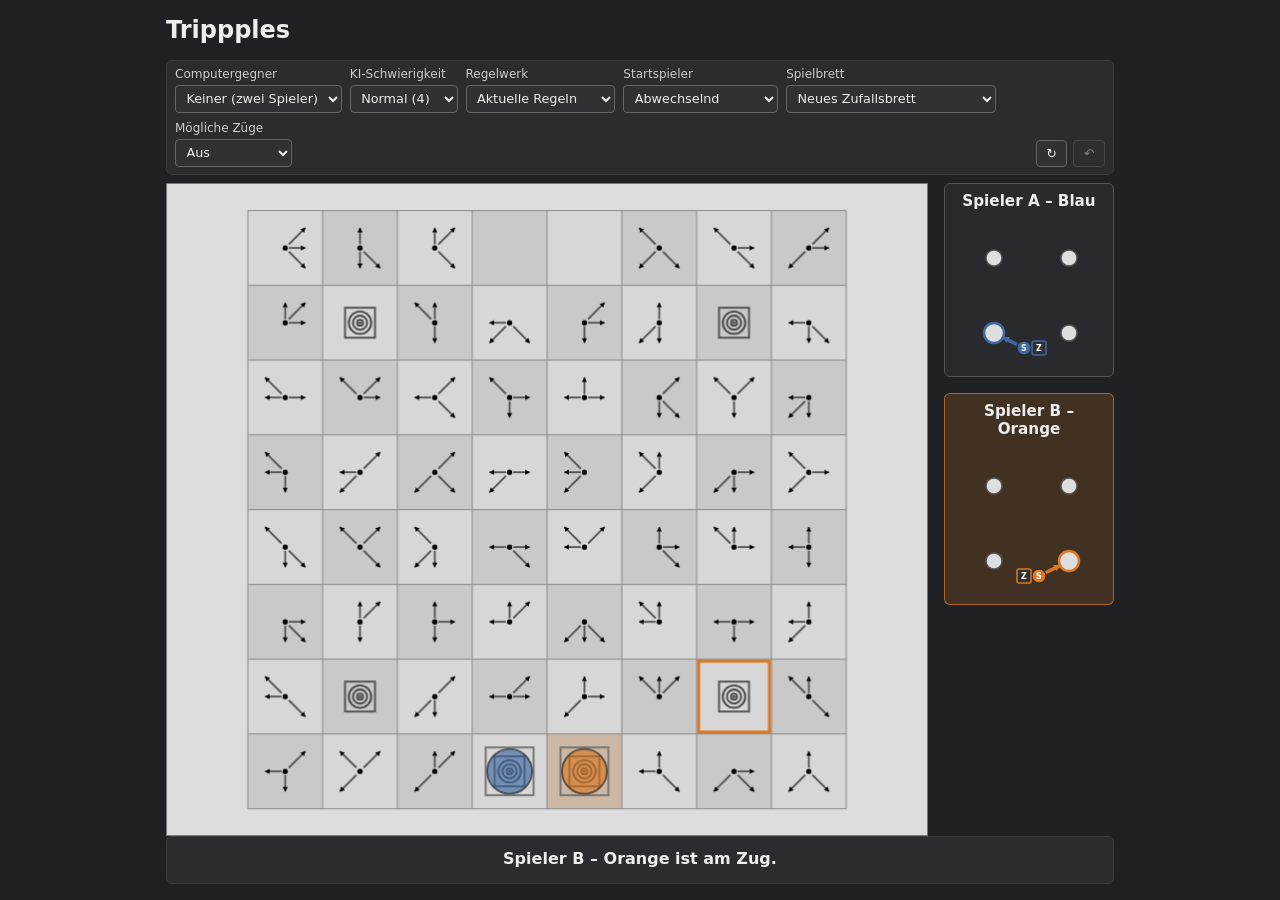
<file: index.html>
<!doctype html>
<html lang="de">

<head>
    <meta charset="utf-8">
    <meta
        name="viewport"
        content="width=device-width, initial-scale=1"
    >

    <title>Trippples POC</title>

    <link
        rel="stylesheet"
        href="style.css"
    >
</head>

<body>

    <main>

        <h1>Trippples</h1>

        <section id="newGameSettings" aria-label="Spielsteuerung">
            <div class="setting">
                <label for="computerPlayer">Computergegner</label>
                <select id="computerPlayer">
                    <option value="none" selected>Keiner (zwei Spieler)</option>
                    <option value="orange">Spieler B – Orange</option>
                    <option value="blue">Spieler A – Blau</option>
                </select>
            </div>

            <div class="setting">
                <label for="searchDepth">KI-Schwierigkeit</label>
                <select id="searchDepth">
                    <option value="2">Einfach (2)</option>
                    <option value="4" selected>Normal (4)</option>
                    <option value="5">Schwer (5)</option>
                    <option value="6">Experte (6)</option>
                </select>
            </div>
            <div class="setting">
                <label for="rulesetChoice">Regelwerk</label>
                <select id="rulesetChoice">
                    <option value="current" selected>Aktuelle Regeln</option>
                    <option value="classic">Klassische Regeln</option>
                </select>
            </div>
            <div class="setting">
                <label for="startingPlayer">Startspieler</label>
                <select id="startingPlayer">
                    <option value="alternate" selected>Abwechselnd</option>
                    <option value="blue">Spieler A – Blau</option>
                    <option value="orange">Spieler B – Orange</option>
                </select>
            </div>

            <div class="setting">
                <label for="boardChoice">Spielbrett</label>
                <select id="boardChoice">
                    <option value="random" selected>Neues Zufallsbrett</option>
                    <option value="reuse">Aktuelles Brett beibehalten</option>
                </select>
            </div>

            <div class="setting">
                <label for="legalMovesDisplay">Mögliche Züge</label>
                <select id="legalMovesDisplay">
                    <option value="off" selected>Aus</option>
                    <option value="always">Immer</option>
                    <option value="dragging">Beim Ziehen</option>
                </select>
            </div>

            <div class="gameActions">
                <button id="newGameButton" type="button" title="Neues Spiel">
                    ↻
                </button>
                <button id="undoButton" type="button" title="Zug zurücknehmen">
                    ↶
                </button>
            </div>
        </section>
        

        <dialog id="rulesetConfirmDialog" aria-labelledby="rulesetConfirmTitle">
            <form method="dialog">
                <h2 id="rulesetConfirmTitle">Regelwerk wechseln?</h2>
                <p>
                    Beim Wechsel des Regelwerks wird ein neues Spielbrett
                    erstellt. Der aktuelle Spielstand geht verloren.
                </p>

                <div class="gameActions">
                    <button type="submit" value="cancel" autofocus>
                        Abbrechen
                    </button>
                    <button type="submit" value="confirm">
                        Ja, wechseln
                    </button>
                </div>
            </form>
        </dialog>

        <div id="gameLayout">
            <div id="boardArea">
                <canvas
                    id="gameCanvas"
                    aria-label="Trippples game board"
                ></canvas>
            </div>

            <aside id="gameInfo" aria-label="Player progress">
                <section class="playerInfo">
                    <h2>Spieler A – Blau</h2>
                    <svg
                        id="blueMiniMap"
                        class="miniMap"
                        viewBox="0 0 150 150"
                        role="img"
                        aria-label="Parcoursfortschritt von Spieler A"
                    ></svg>
                </section>

                <section class="playerInfo">
                    <h2>Spieler B – Orange</h2>
                    <svg
                        id="orangeMiniMap"
                        class="miniMap"
                        viewBox="0 0 150 150"
                        role="img"
                        aria-label="Parcoursfortschritt von Spieler B"
                    ></svg>
                </section>
            </aside>
        </div>

        <div id="gameStatus" role="status" aria-live="polite"></div>

    </main>

    <script src="js/rulesets.js"></script>
    <script src="js/board.js"></script>
    <script src="js/rules.js"></script>
    <script src="js/distance.js"></script>
    <script src="js/game.js"></script>
    <script src="js/evaluator.js"></script>
    <script src="js/ai.js"></script>
    <script src="js/ui.js"></script>
    <script src="js/main.js"></script>

</body>

</html>
</file>
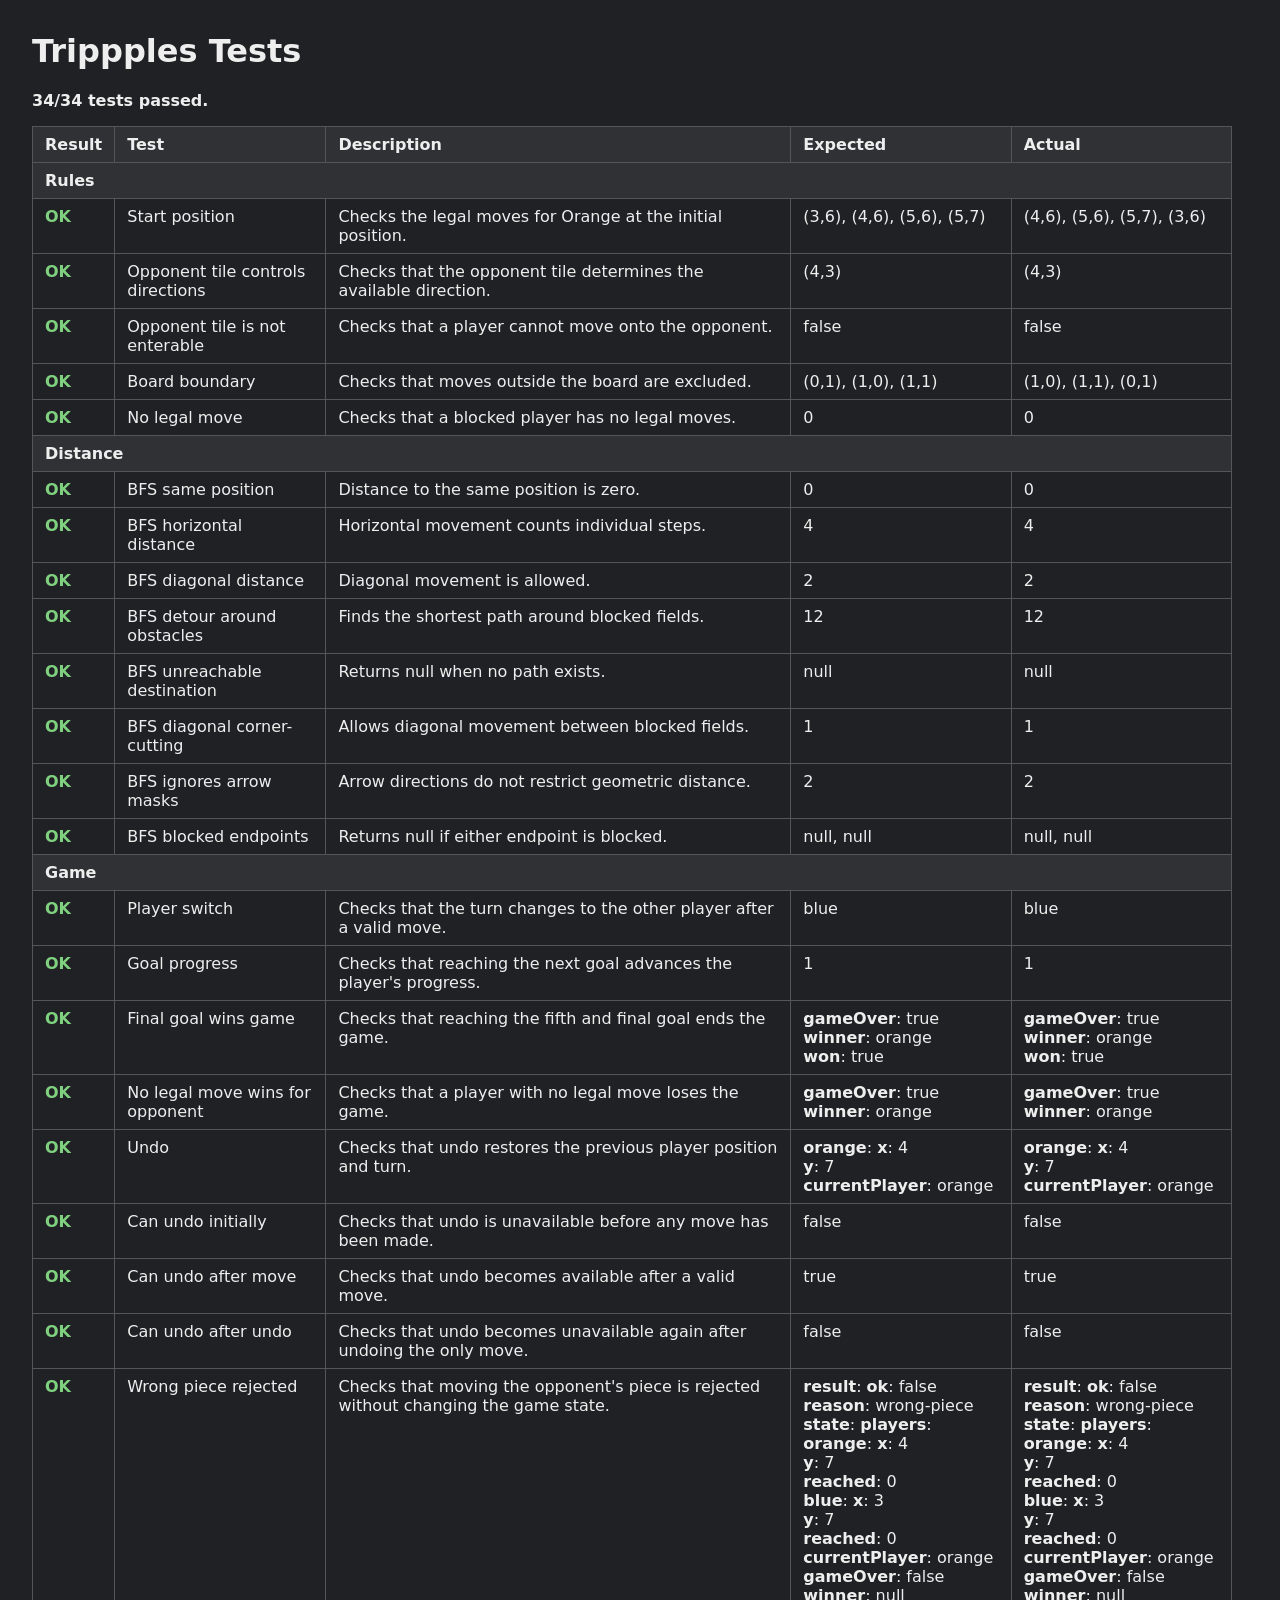
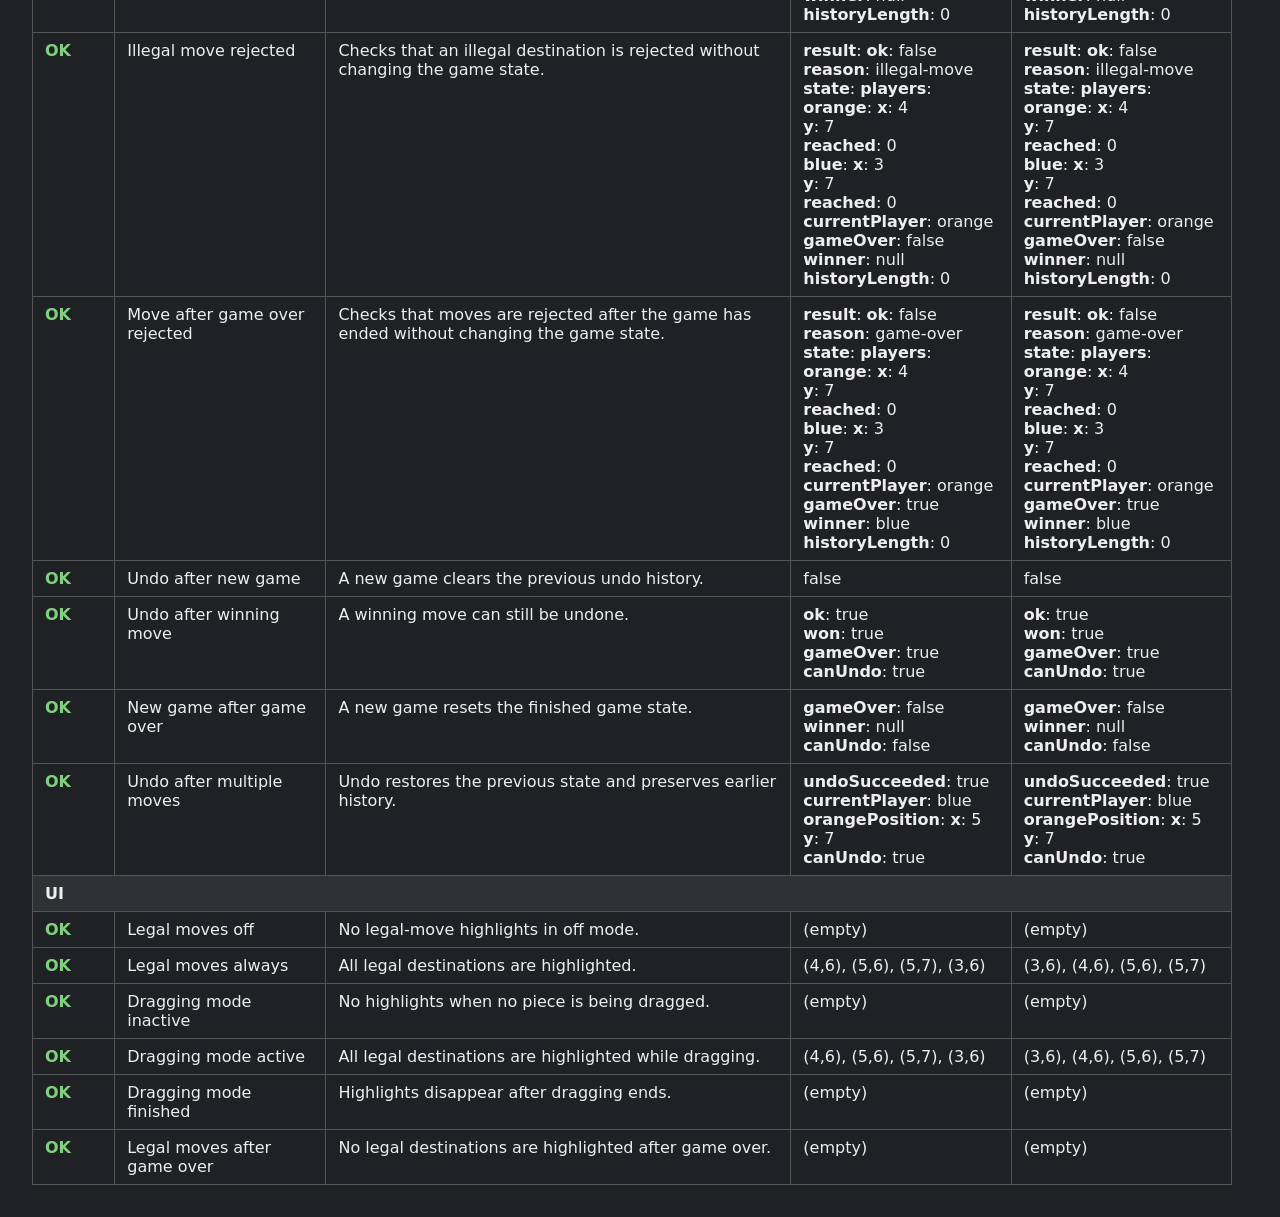
<file: tests/test.html>
<!doctype html>
<html lang="en">

<head>
    <meta charset="utf-8">

    <title>Trippples Tests</title>

    <style>
        body {
            font-family: system-ui, sans-serif;
            margin: 2rem;
            background: #202124;
            color: #eee;
        }

        table {
            border-collapse: collapse;
            width: 100%;
            max-width: 1200px;
        }

        th,
        td {
            padding: 0.5rem 0.75rem;
            border: 1px solid #555;
            text-align: left;
            vertical-align: top;
        }

        th {
            background: #303134;
        }

        .ok {
            color: #7fd17f;
            font-weight: 600;
        }

        .fail {
            color: #ff7777;
            font-weight: 600;
        }

        #testSummary {
            margin-bottom: 1rem;
            font-weight: 600;
        }
    </style>
</head>

<body>

    <h1>Trippples Tests</h1>

    <div id="testSummary"></div>

    <table>
        <thead>
            <tr>
                <th>Result</th>
                <th>Test</th>
                <th>Description</th>
                <th>Expected</th>
                <th>Actual</th>
            </tr>
        </thead>

        <tbody id="testResults"></tbody>
    </table>

    <script src="../js/rulesets.js"></script>
    <script src="../js/board.js"></script>
    <script src="../js/rules.js"></script>
    <script src="../js/distance.js"></script>
    <script src="../js/game.js"></script>
    <script src="../js/ui.js"></script>

    <script src="rules.test.js"></script>
    <script src="distance.test.js"></script>
    <script src="game.test.js"></script>
    <script src="ui.test.js"></script>

    <script>
        function valuesEqual(expected, actual) {
            if (
                Array.isArray(expected) &&
                Array.isArray(actual)
            ) {
                const isCoordinateArray =
                    expected.every(value =>
                        value !== null &&
                        typeof value === "object" &&
                        "x" in value &&
                        "y" in value
                    ) &&
                    actual.every(value =>
                        value !== null &&
                        typeof value === "object" &&
                        "x" in value &&
                        "y" in value
                    );

                if (isCoordinateArray) {
                    const normalize = values =>
                        values
                            .map(value => `${value.x},${value.y}`)
                            .sort();

                    return JSON.stringify(normalize(expected)) ===
                        JSON.stringify(normalize(actual));
                }
            }

            return JSON.stringify(expected) ===
                JSON.stringify(actual);
        }


        function formatValue(value) {
            if (Array.isArray(value)) {
                if (value.length === 0) {
                    return "(empty)";
                }

                return value
                    .map(item =>
                        item !== null && typeof item === "object"
                            ? `(${item.x},${item.y})`
                            : String(item)
                    )
                    .join(", ");
            }

            if (
                value !== null &&
                typeof value === "object"
            ) {
                return Object.entries(value)
                    .map(
                        ([key, value]) =>
                            `<strong>${key}</strong>: ${formatValue(value)}`
                    )
                    .join("<br>");
            }

            return String(value);
        }


        function runTests() {
            const results = [];

            for (const test of TESTS) {
                try {
                    const result = test.test();

                    results.push({
                        ...test,
                        ...result,
                        ok: valuesEqual(
                            result.expected,
                            result.actual
                        )
                    });
                } catch (error) {
                    results.push({
                        ...test,
                        expected: "Test execution",
                        actual: error.message,
                        ok: false
                    });
                }
            }

            const table =
                document.getElementById("testResults");

            let currentSuite = null;

            for (const result of results) {

                if (result.suite !== currentSuite) {
                    currentSuite = result.suite;

                    const suiteRow =
                        document.createElement("tr");

                    suiteRow.innerHTML = `
                        <th colspan="5">
                            ${currentSuite}
                        </th>
                    `;

                    table.appendChild(suiteRow);
                }


                const row =
                    document.createElement("tr");

                row.innerHTML = `
                    <td class="${result.ok ? "ok" : "fail"}">
                        ${result.ok ? "OK" : "FAIL"}
                    </td>

                    <td>${result.name}</td>

                    <td>${result.description}</td>

                    <td>${formatValue(result.expected)}</td>

                    <td>${formatValue(result.actual)}</td>
                `;

                table.appendChild(row);
            }

            const passed = results.filter(
                result => result.ok
            ).length;

            const failed =
                results.length - passed;

            document.getElementById(
                "testSummary"
            ).textContent =
                `${passed}/${results.length} tests passed` +
                (failed
                    ? `, ${failed} failed.`
                    : ".");

            console.log(
                `${passed}/${results.length} tests passed.`
            );

            for (const result of results) {
                console.log(
                    `${result.ok ? "OK" : "FAIL"}: ${result.name}`
                );

                console.log(
                    "Expected:",
                    result.expected
                );

                console.log(
                    "Actual:",
                    result.actual
                );
            }
        }


        runTests();
    </script>

</body>

</html>
</file>
<file: style.css>
* {
    box-sizing: border-box;
}

html,
body {
    margin: 0;
    min-height: 100%;
}

body {
    font-family: system-ui, sans-serif;
    background: #202124;
    color: #eee;
    display: flex;
    justify-content: center;
}

main {
    width: min(92vw, 980px);
    min-height: 100vh;
    padding: 1rem;

    display: flex;
    flex-direction: column;
}

h1 {
    margin: 0 0 1rem;
    font-size: 1.5rem;
    font-weight: 600;
}


#gameLayout {
    flex: 1;
    min-height: 0;

    display: flex;
    gap: 1rem;
}

#boardArea {
    flex: 1;
    min-width: 0;
    min-height: 0;

    display: flex;
    justify-content: center;
    align-items: center;
}

#gameInfo {
    width: 170px;
    flex-shrink: 0;

    display: flex;
    flex-direction: column;
    gap: 1rem;
}

.playerInfo {
    padding: 0.5rem;
    border: 1px solid #555;
    border-radius: 6px;
    background: #292a2e;
    transition: background-color 180ms ease, border-color 180ms ease;
}

.playerInfo.active-blue {
    background: rgba(65, 105, 161, 0.18);
    border-color: rgba(65, 105, 161, 0.75);
}

.playerInfo.active-orange {
    background: rgba(217, 121, 37, 0.18);
    border-color: rgba(217, 121, 37, 0.75);
}

.playerInfo h2 {
    margin: 0 0 0.5rem;
    font-size: 0.95rem;
    font-weight: 600;
    text-align: center;
}

.miniMap {
    display: block;
    width: 100%;
    max-width: 150px;
    height: auto;
    margin: 0 auto;
}

@media (max-width: 680px) {
    main {
        width: min(96vw, 760px);
    }

    #gameLayout {
        flex-direction: column;
    }

    #gameInfo {
        width: 100%;
        display: grid;
        grid-template-columns: repeat(2, minmax(0, 1fr));
    }

    .playerInfo {
        padding: 0.35rem;
    }

    .miniMap {
        max-width: 120px;
    }
}

canvas {
    display: block;
    width: 100%;
    height: 100%;

    border: 1px solid #777;
    background: #ddd;
    touch-action: none;
}

#gameStatus {
    min-height: 3rem;
    padding: 0.75rem 0;
    text-align: center;
    font-weight: 600;
    background: #2b2c30;
    border: 1px solid #3b3c40;
    border-radius: 6px;
}

#newGameSettings {
    display: flex;
    flex-wrap: wrap;
    align-items: end;
    gap: 0.5rem;
    margin-bottom: 0.5rem;
    padding: 0.4rem 0.5rem;
    background: #2b2c30;
    border: 1px solid #3b3c40;
    border-radius: 6px;
}

#newGameSettings .setting {
    display: flex;
    flex-direction: column;
    gap: 0.2rem;
}

#newGameSettings label {
    font-size: 0.75rem;
    color: #ccc;
}

#newGameSettings select {
    min-height: 1.8rem;
    padding: 0.2rem 0.4rem;
    border: 1px solid #666;
    border-radius: 4px;
    background: #303134;
    color: #eee;
    font: inherit;
    font-size: 0.8rem;
}

#newGameSettings select:focus-visible {
    outline: 2px solid #8ab4f8;
    outline-offset: 2px;
}

.gameActions {
    display: flex;
    flex-wrap: wrap;
    gap: 0.35rem;
    margin-left: auto;
}

.gameActions button {
    padding: 0.3rem 0.6rem;
    border: 1px solid #666;
    border-radius: 4px;
    background: #303134;
    color: #eee;
    font: inherit;
    font-size: 0.8rem;
    line-height: 1.2;
    cursor: pointer;
}

.gameActions button:hover {
    background: #414247;
}

.gameActions button:focus-visible {
    outline: 2px solid #8ab4f8;
    outline-offset: 2px;
}

.gameActions button:disabled {
    opacity: 0.45;
    cursor: not-allowed;
}
</file>
